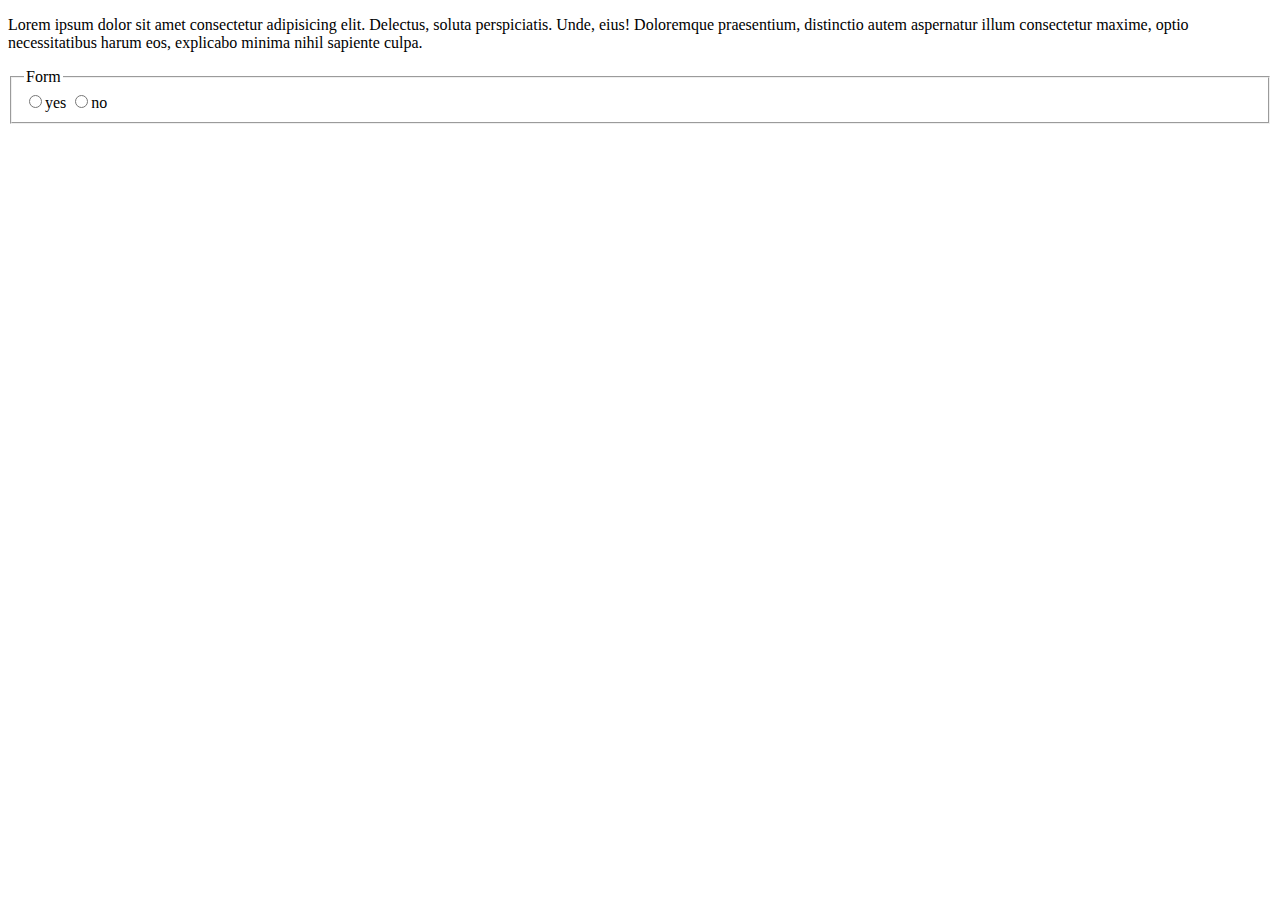
<file: module1/index.html>
<!DOCTYPE html>
<html lang="en">
  <head>
    <meta charset="UTF-8" />
    <meta name="viewport" content="width=device-width, initial-scale=1.0" />
    <meta name="description" content="hello from first page with html" />
    <link rel="stylesheet" href="https://cdnjs.cloudflare.com/ajax/libs/font-awesome/5.15.3/css/all.min.css">

    <title>module 1</title>
  </head>
  <body>
    <p>
      Lorem ipsum dolor sit amet consectetur adipisicing elit. Delectus, soluta
      perspiciatis. Unde, eius! Doloremque praesentium, distinctio autem
      aspernatur illum consectetur maxime, optio necessitatibus harum eos,
      explicabo minima nihil sapiente culpa.
    </p>
    <!-- fieldset to put -->
    <fieldset>
      <legend>Form</legend>
      <label><input type="radio" />yes</label>
      <label><input type="radio" />no</label>
    </fieldset>
  </body>
</html>
</file>
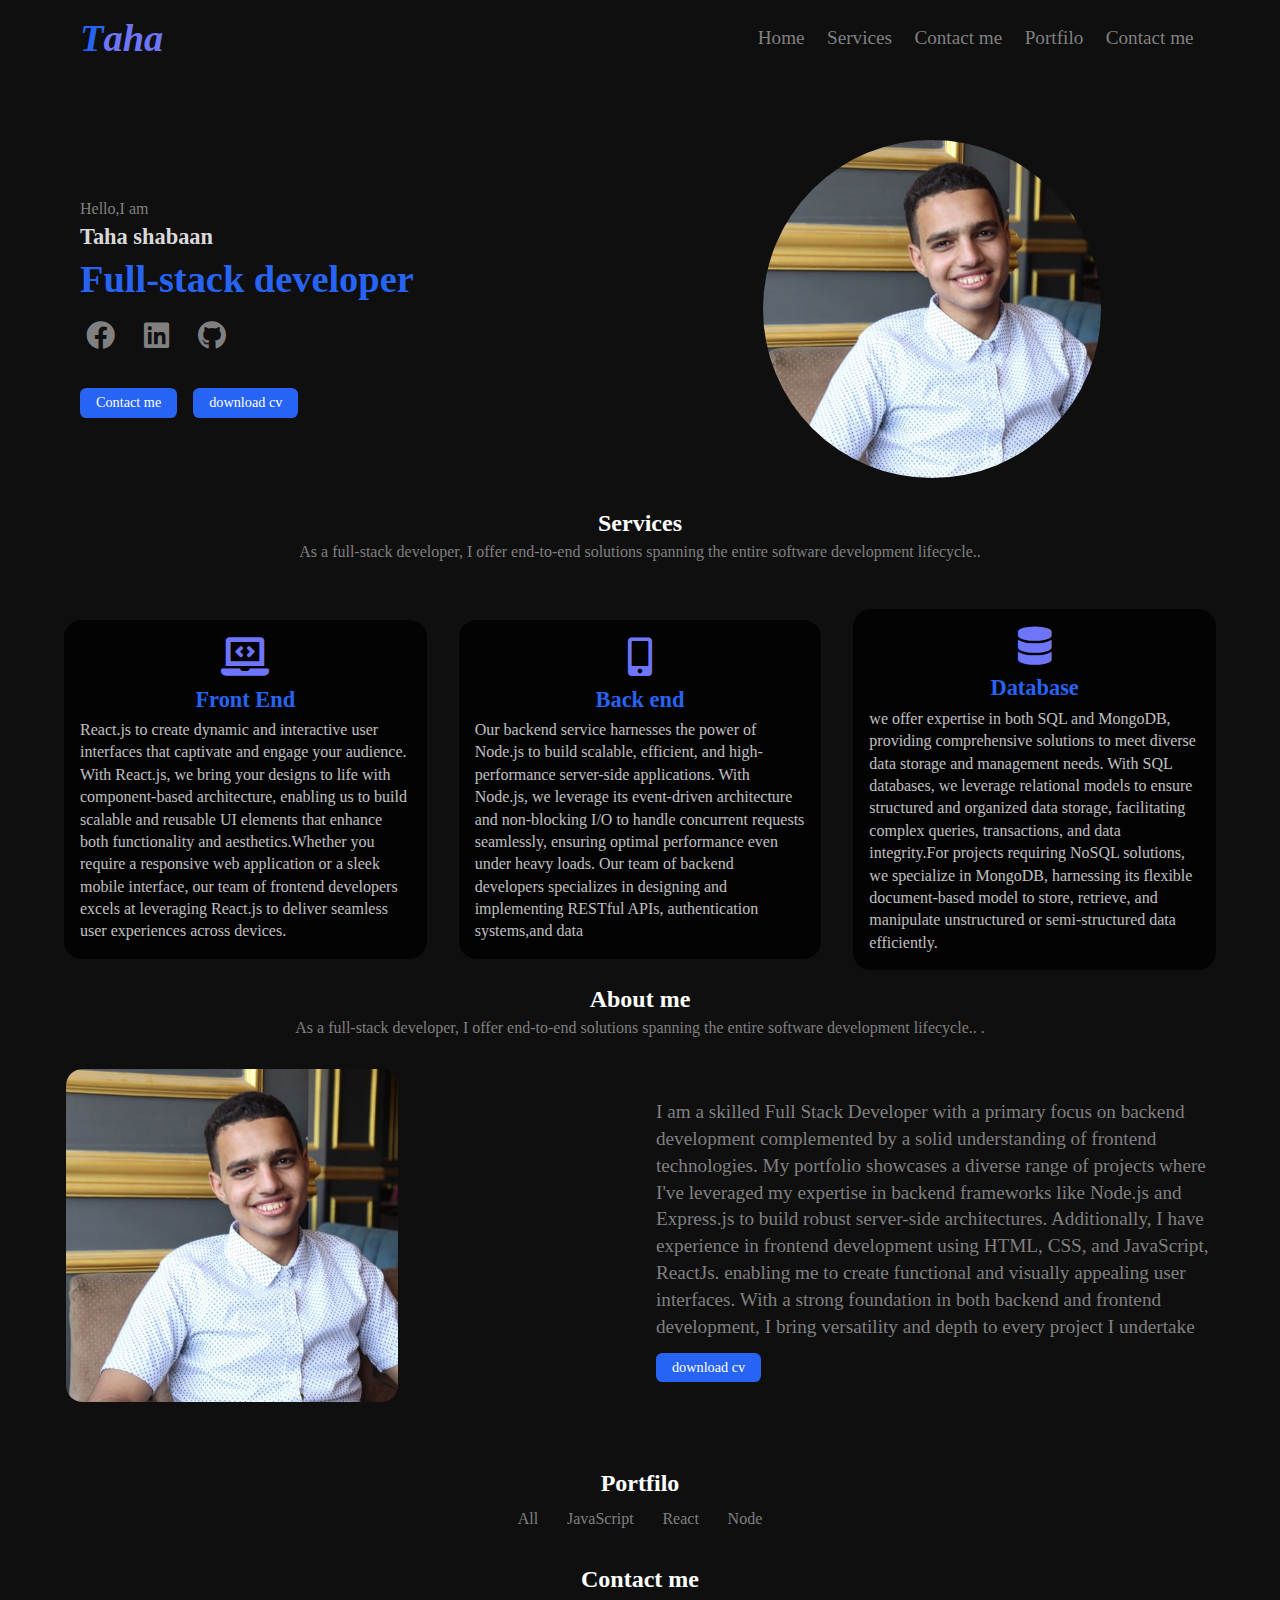
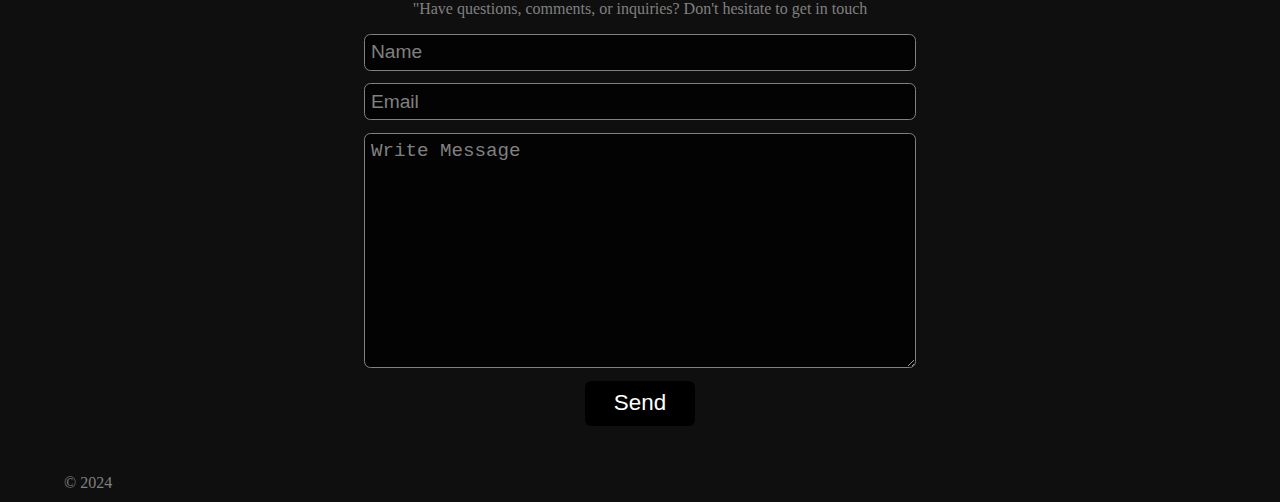
<file: module1/tasks/1-profile/index.html>
<!DOCTYPE html>
<html lang="en">
  <head>
    <meta charset="UTF-8" />
    <meta name="viewport" content="width=device-width, initial-scale=1.0" />
    <meta name="description" content="profile page" />
    <meta name="keywords" content="profile, page, html, css" />
    <link
      rel="stylesheet"
      href="https://cdnjs.cloudflare.com/ajax/libs/font-awesome/5.15.3/css/all.min.css"
    />
    <link rel="icon" href="https://via.placeholder.com/150" />
    <link rel="stylesheet" href="style.css" />
    <title>profile page</title>
  </head>
  <body>
    <div class="container">
      <header>
        <!-- logo -->
        <h1>Taha</h1>
        <!-- navigation -->
        <nav class="nav">
          <ul>
            <li><a href="#hero">Home</a></li>
            <li><a href="#services">Services</a></li>
            <li><a href="#contact">Contact me</a></li>
            <li><a href="#portfilo">Portfilo</a></li>
            <li><a href="#contact">Contact me</a></li>
          </ul>
        </nav>
        <button class="icon">
          <i class="fas fa-list-ul"></i>
        </button>
      </header>
      <main>
        <!-- hero section -->
        <section class="hero" id="hero">
          <div class="hero_desc">
            <span> Hello,I am </span>
            <h3 class="name">Taha shabaan</h3>
            <h2 class="job">Full-stack developer</h2>
            <ul class="soc_icon">
              <li>
                <a href="#"><i class="fab fa-facebook"></i></a>
              </li>
              <li>
                <a
                  href="https://www.linkedin.com/in/taha-shabaan/"
                  target="_blank"
                  ><i class="fab fa-linkedin"></i
                ></a>
              </li>
              <li>
                <a href="https://github.com/tahashabaan" target="_blank"
                  ><i class="fab fa-github"></i
                ></a>
              </li>
            </ul>
            <div class="action">
              <a class="btn" href="#contact">Contact me</a>
              <a class="btn" href="#">download cv</a>
            </div>
          </div>
          <div class="hero_img">
            <img src="./ps_img.jpg" alt="profile image" />
          </div>
        </section>
        <!-- end-section- hero -->

        <!-- start-section-services -->
        <section id="services">
          <div class="head">
            <h2>Services</h2>
            <p>
              As a full-stack developer, I offer end-to-end solutions spanning
              the entire software development lifecycle..
            </p>
          </div>
          <!-- end head service -->
          <div class="services">
            <!-- service 1 -->
            <div class="service">
              <div class="service_icon">
                <i class="fas fa-laptop-code"></i>
              </div>
              <h3 class="service_title">Front End</h3>
              <p>
                React.js to create dynamic and interactive user interfaces that
                captivate and engage your audience. With React.js, we bring your
                designs to life with component-based architecture, enabling us
                to build scalable and reusable UI elements that enhance both
                functionality and aesthetics.Whether you require a responsive
                web application or a sleek mobile interface, our team of
                frontend developers excels at leveraging React.js to deliver
                seamless user experiences across devices.
              </p>
            </div>
            <!-- end-service 1 -->

            <div class="service">
              <div class="service_icon">
                <i class="fas fa-mobile-alt"></i>
              </div>
              <h3 class="service_title">Back end</h3>
              <p>
                Our backend service harnesses the power of Node.js to build
                scalable, efficient, and high-performance server-side
                applications. With Node.js, we leverage its event-driven
                architecture and non-blocking I/O to handle concurrent requests
                seamlessly, ensuring optimal performance even under heavy loads.
                Our team of backend developers specializes in designing and
                implementing RESTful APIs, authentication systems,and data
              </p>
            </div>
            <!-- end-service 2 -->

            <div class="service">
              <div class="service_icon">
                <i class="fas fa-database"></i>
              </div>
              <h3 class="service_title">Database</h3>
              <p>
                we offer expertise in both SQL and MongoDB, providing
                comprehensive solutions to meet diverse data storage and
                management needs. With SQL databases, we leverage relational
                models to ensure structured and organized data storage,
                facilitating complex queries, transactions, and data
                integrity.For projects requiring NoSQL solutions, we specialize
                in MongoDB, harnessing its flexible document-based model to
                store, retrieve, and manipulate unstructured or semi-structured
                data efficiently.
              </p>
            </div>
            <!-- end-service 3 -->
          </div>
          <!-- end-services -->
        </section>
        <!-- end-section- services -->

        <!-- about section -->
        <section class="about" id="about">
          <div class="head">
            <h2>About me</h2>
            <p>
              As a full-stack developer, I offer end-to-end solutions spanning
              the entire software development lifecycle.. .
            </p>
          </div>
          <div class="about_content">
            <!-- about content -->
            <div class="about_img">
              <img src="./ps_img.jpg" alt="profile image" />
            </div>
            <!-- end about-img -->

            <div class="about_desc">
              <!-- about description -->
              <p>
                I am a skilled Full Stack Developer with a primary focus on
                backend development complemented by a solid understanding of
                frontend technologies. My portfolio showcases a diverse range of
                projects where I've leveraged my expertise in backend frameworks
                like Node.js and Express.js to build robust server-side
                architectures. Additionally, I have experience in frontend
                development using HTML, CSS, and JavaScript, ReactJs. enabling
                me to create functional and visually appealing user interfaces.
                With a strong foundation in both backend and frontend
                development, I bring versatility and depth to every project I
                undertake
              </p>
              <br />
              <a href="#" class="btn">download cv</a>
            </div>
            <!-- end-about description -->
          </div>
          <!-- end-about content -->
        </section>
        <!-- end-about-section -->
        <!-- portfilo-section -->
        <section class="portfilo" id="portfilo">
          <div class="head">
            <h2>Portfilo</h2>
            <ul class="sub_nav">
              <li><a href="#">All</a></li>
              <li><a href="#">JavaScript</a></li>
              <li><a href="#">React</a></li>
              <li><a href="#">Node</a></li>
            </ul>
          </div>
        </section>
        <!-- end-portfilo section -->
        <!-- contact section -->
        <section class="contact" id="contact">
          <div class="head">
            <h2>Contact me</h2>
            <p>
              "Have questions, comments, or inquiries? Don't hesitate to get in
              touch
            </p>
          </div>
          <form action="" class="contact_form">
            <input type="text" placeholder="name" />
            <input type="email" placeholder="email" />
            <textarea
              name=""
              id=""
              cols="30"
              rows="10"
              placeholder="write message"
            ></textarea>
            <button class="btn form_btn">send</button>
          </form>
        </section>
        <!-- end-contact section -->
      </main>
      <footer>
        <p>&copy; 2024</p>
      </footer>
    </div>
  </body>
</html>
</file>
<file: module1/tasks/1-profile/style.css>
:root {
  --color-primary: rgba(0, 0, 0, 0.94);
  --color-secondary: rgba(0, 0, 0, 0.8);
  --color-tertiary: #ff0;
  --color-primary-font: gray;
  --color-second-font: #2764f3;
  --color-tertiary-font: #6e75f8;
  --white: #fff;
}

* {
  margin: 0;
  padding: 0;
  box-sizing: border-box;
}
body {
  background-color: var(--color-primary);
  color: var(--color-primary-font);
}

main {
  margin-top: 1rem;
  margin-bottom: 3rem;
}

.container {
  width: 90%;
  margin: auto;
}

.head {
  display: flex;
  flex-direction: column;
  justify-content: center;
  align-items: center;
  gap: 0.4rem;
  margin-bottom: 1rem;
  margin-bottom: 1rem;
}
.head h2 {
  color: var(--white);
}

ul {
  list-style: none;
}

a {
  text-decoration: none;
  color: var(--color-primary-font);
}

/* end- public styling */

/* start- header styling */
header {
  padding: 1rem;
  margin-bottom: 1rem;
  display: flex;
  justify-content: space-between;
  align-items: center;
  border-radius: 0.4rem;
}

header h1 {
  cursor: pointer;
  font-size: 2.4rem;
  font-style: italic;
  color: var(--color-tertiary-font);
}

header h1::first-letter {
  color: var(--color-second-font);
  word-spacing: 1px;
}

header .nav ul {
  display: flex;
  justify-content: space-evenly;
  align-items: center;
  gap: 0.6rem;
}

header .nav ul li {
  padding: 0.4rem;
  border-radius: 0.4rem;
  transition: all 0.3s ease;
}
header .nav ul li:hover {
  background-color: var(--color-second-font);
}

header .nav ul li a {
  font-size: 1.2rem;
}

header .nav ul li:hover a {
  color: var(--white);
}

.icon {
  font-size: 1.8rem;
  color: var(--white);
  background-color: transparent;
  padding: 0.4rem;
  border-radius: 0.2rem;
  cursor: pointer;
  border: 1px solid var(--color-primary);
  display: none;
}

/* end-header-styling */

/* main section */
.hero {
  display: grid;
  grid-template-columns: repeat(auto-fit, minmax(300px, 1fr));
  gap: 1rem;
  align-items: center;
  justify-content: center;
  margin-bottom: 1rem;
  margin-top: 3rem;
}

.hero_desc {
  padding: 1rem;
  display: flex;
  flex-direction: column;
  gap: 0.4rem;
}

/* .hero_desc img {
  width: 100%;
  border-radius: 0.4rem;
} */

.hero_desc span {
  font-size: 1rem;
  cursor: pointer;
}
.hero_desc .name {
  font-size: 1.4rem;
  color: rgba(255, 255, 255, 0.85);
  cursor: pointer;
}

.hero_desc .job {
  font-size: 2.4rem;
  color: var(--color-second-font);
  cursor: pointer;
}

.soc_icon {
  display: flex;
  justify-content: initial;
  align-items: center;
  gap: 1rem;
  margin: 0.4rem 0rem;
}

.soc_icon li {
  padding: 0.4rem;
}

.soc_icon a {
  font-size: 1.8rem;
  color: var(--color-primary-font);
  transition: all 0.3s ease;
  border-radius: 50%;
}

.soc_icon a :hover {
  color: var(--color-tertiary-font);
}

.hero_desc .action {
  display: flex;
  gap: 1rem;
  margin-top: 1rem;
}

.btn {
  padding: 0.4rem 1rem;
  background-color: var(--color-second-font);
  color: var(--white);
  border: none;
  border-radius: 0.4rem;
  cursor: pointer;
  transition: all 0.3s ease;
  font-size: 0.89rem;
}
.btn:hover {
  background-color: var(--color-tertiary-font);
}

.hero_img {
  width: 60%;
  padding: 1rem 0.1rem;
  border-radius: 5%;
  /* background-color: var(--color-secondary); */
  display: flex;
  justify-content: center;
  align-items: center;
  height: auto;
  margin: auto;
}

.hero_img img {
  width: 100%;
  cursor: pointer;
  border-radius: 50%;
  height: auto;
}
/* end style section hero  */

/* start style section services */

.services {
  display: grid;
  grid-template-columns: repeat(auto-fit, minmax(300px, 1fr));
  /* grid-template-columns: repeat(auto-fit, minmax(300px, 1fr)); */
  gap: 2rem;
  align-items: center;
  justify-content: center;
  margin-bottom: 1rem;
  margin-top: 3rem;
}

.service {
  padding: 1rem;
  display: flex;
  flex-direction: column;
  gap: 0.4rem;
  justify-content: center;
  align-items: center;
  background-color: var(--color-secondary);
  border-radius: 5%;
}

.service_icon {
  font-size: 2.4rem;
  color: var(--color-tertiary-font);
  cursor: pointer;
}

.service_title {
  font-size: 1.4rem;
  color: var(--color-second-font);
  cursor: pointer;
}

.service p {
  font-size: 1rem;
  color: rgba(255, 255, 255, 0.76);
  cursor: pointer;
  line-height: 1.4;
}
/* end section services */

/* start section about */
.about {
  margin-top: 1rem;
  margin-bottom: 3rem;
}
.about_content {
  display: grid;
  grid-template-columns: repeat(auto-fit, minmax(300px, 1fr));
  gap: 2rem;
  align-items: center;
  justify-content: center;
}

.about_img {
  width: 60%;
  padding: 1rem 0.1rem;
  border-radius: 5%;
  /* background-color: var(--color-secondary); */
  height: auto;
}

.about_img img {
  width: 100%;
  cursor: pointer;
  border-radius: 5%;
  height: auto;
}

.about_desc p {
  font-size: 1.2rem;
  cursor: pointer;
  line-height: 1.4;
}

/* end-section about */

/* start  section portfilo */
.sub_nav {
  display: flex;
  justify-content: center;
  gap: 1rem;
  margin-bottom: 1rem;
}

.sub_nav li {
  padding: 0.4rem;
  border-radius: 0.4rem;
  transition: all 0.3s ease;
}

.sub_nav li:hover {
  background-color: var(--color-second-font);
}
.sub_nav li:hover a {
  color: var(--white);
}
/* end  section portfilo */
/* start section contact */
.contact {
  margin-bottom: 3rem;
  margin-top: 3rem;
  width: 80%;
  margin: auto;
}

.contact_form {
  display: flex;
  flex-direction: column;
  align-items: center;
  justify-content: center;
  gap: 0.8rem;
}

.contact_form input,
.contact_form textarea {
  background-color: var(--color-secondary);
  color: var(--color-primary-font);
  border: 1px solid var(--color-primary-font);
  outline: none;
  font-size: 1.2rem;
  width: 60%;
  padding: 0.4rem;
  border-radius: 0.4rem;
  transition: all 0.3s ease;
}

.contact_form input:hover,
.contact_form textarea:hover {
  background-color: var(--color-secondary);
  color: rgba(255, 255, 255, 0.9);
}

.contact_form input::placeholder,
.contact_form textarea::placeholder {
  color: gray;
  font-size: 1.2rem;
  text-transform: capitalize;
}

.contact_form input {
}

.contact_form textarea {
}

.form_btn {
  font-size: 1.4rem;
  text-transform: capitalize;
  padding: 0.6rem 1.8rem;
  background-color: var(--color-primary);
}
/* end section contact */

/* media query to make website responsive */

@media screen and (max-width: 768px) {
  p {
    font-size: 1.6rem;
  }
  .container {
    width: 95%;
  }
  .nav {
    display: none;
  }

  .icon {
    display: block;
  }
  .head {
    margin-bottom: 0.6rem;
    width: 100%;
  }
  .head p {
    width: 100%;
    font-size: 1.4rem;
    line-height: 1.4;
    /* font-weight: bold; */
  }

  .btn {
    font-size: 1.8rem;
  }
  .hero_img {
    order: 1;
  }
  .hero_desc {
    order: 2;
  }

  .service p {
    font-size: 1.5rem;
    line-height: 1.6;
  }

  .about_content {
    display: flex;
    justify-content: center;
    align-items: center;
    flex-direction: column;
  }

  .about_desc p {
    font-size: 1.8rem;
    line-height: 1.6;
    padding: 1rem;
  }

  .contact_form input,
  .contact_form textarea {
    width: 100%;
  }
}
</file>
